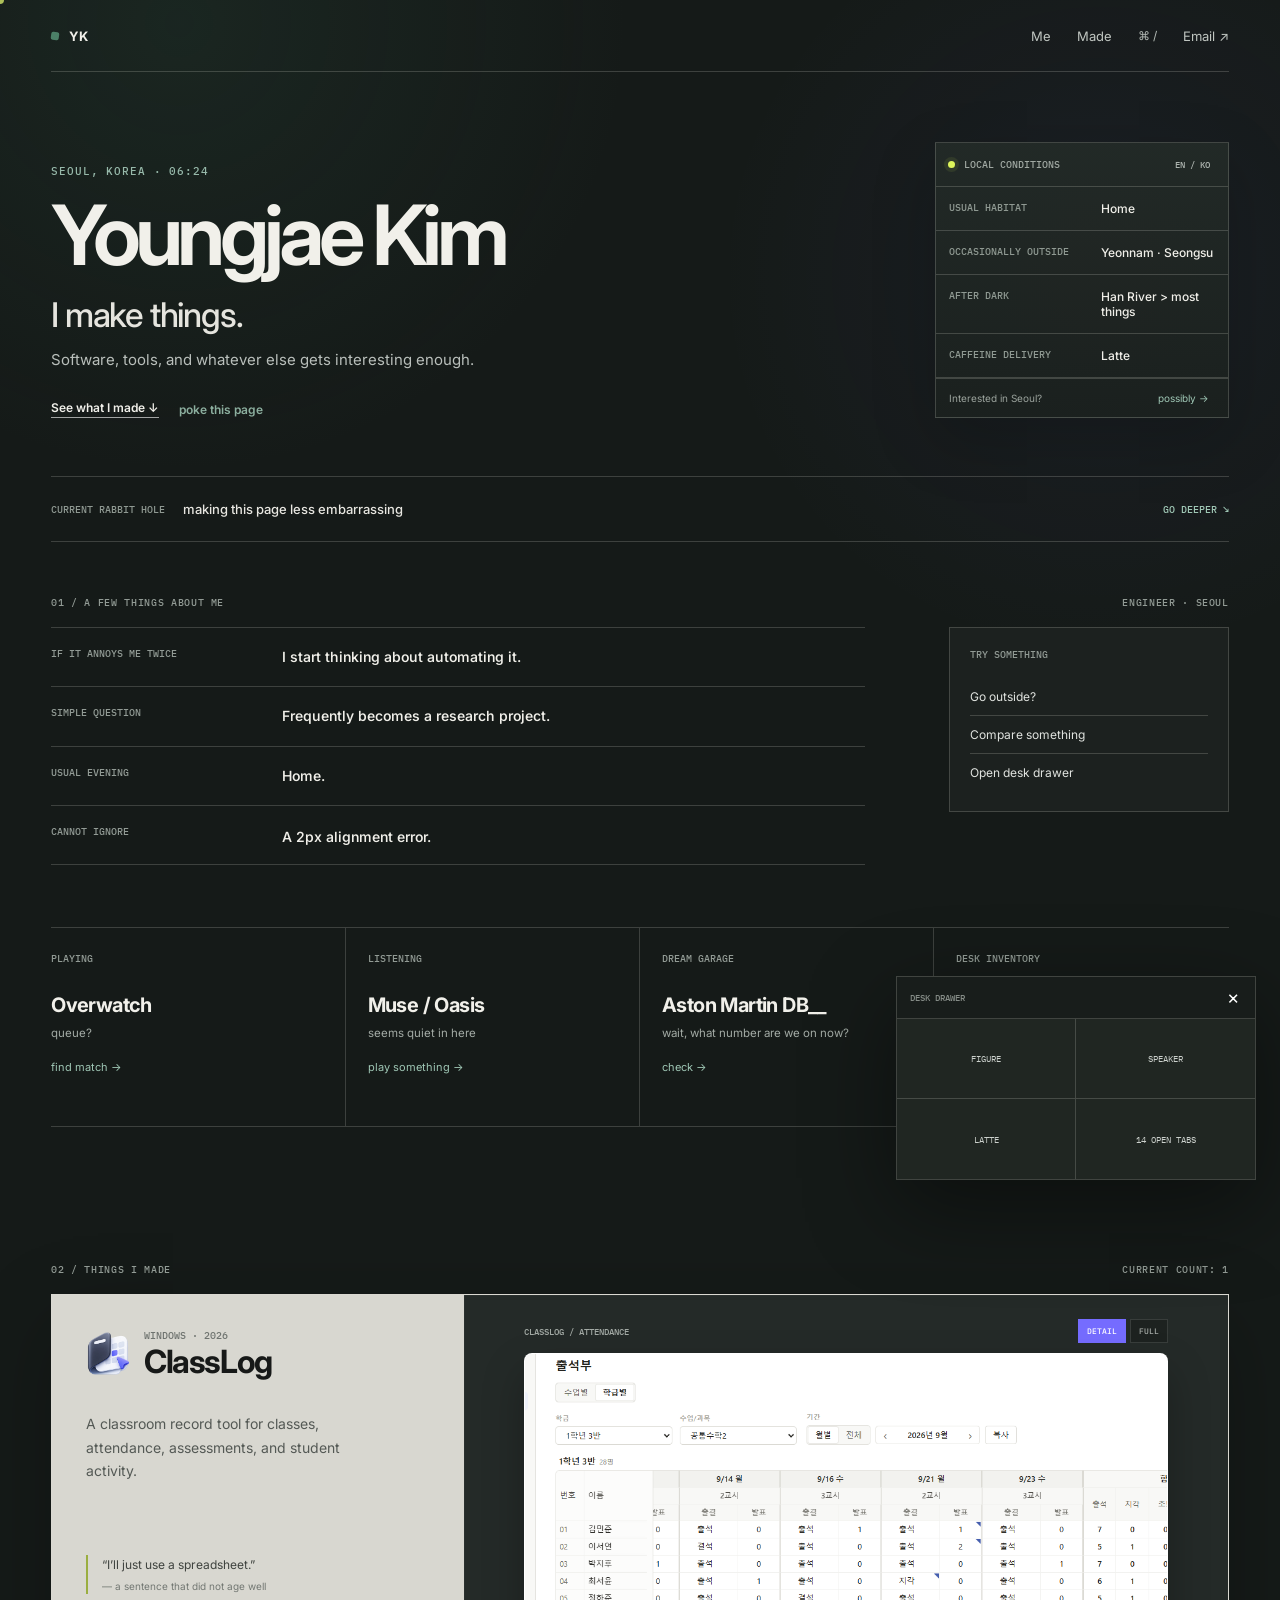
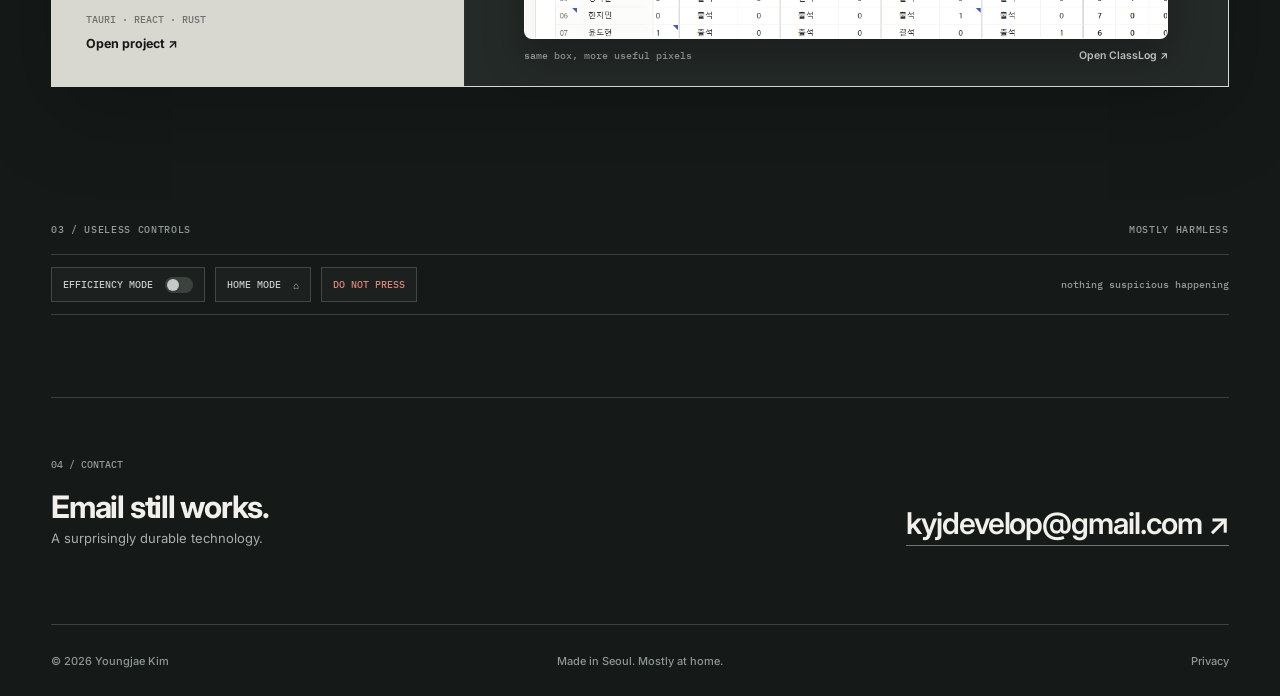
<file: index.html>
<!doctype html>
<html lang="en">
<head>
  <meta charset="utf-8">
  <meta name="viewport" content="width=device-width, initial-scale=1">
  <title>Youngjae Kim</title>
  <meta name="description" content="Youngjae Kim — things I make, like, and overthink.">
  <meta name="theme-color" content="#141817">
  <meta property="og:type" content="website">
  <meta property="og:title" content="Youngjae Kim">
  <meta property="og:description" content="Things I make, like, and overthink.">
  <meta property="og:image" content="https://k-youngjae.github.io/classlog/assets/screens/attendance.png">
  <link rel="preconnect" href="https://fonts.googleapis.com">
  <link rel="preconnect" href="https://fonts.gstatic.com" crossorigin>
  <link href="https://fonts.googleapis.com/css2?family=IBM+Plex+Mono:wght@400;500;600&family=Inter:wght@400;500;600;700&display=swap" rel="stylesheet">
  <link rel="stylesheet" href="/styles.css?v=15.2">
</head>
<body>
  <div class="cursor-dot" id="cursor-dot" aria-hidden="true"></div>
  <div class="toast" id="toast" role="status" aria-live="polite"></div>

  <header class="topbar">
    <a class="brand" href="/" aria-label="Youngjae Kim home">
      <span class="brand-mark" aria-hidden="true"></span>
      <span>YK</span>
    </a>

    <nav aria-label="Primary navigation">
      <a href="#me">Me</a>
      <a href="#made">Made</a>
      <button class="nav-command" id="command-button" type="button">⌘ /</button>
      <a href="mailto:kyjdevelop@gmail.com">Email ↗</a>
    </nav>
  </header>

  <main>
    <section class="hero">
      <div class="hero-copy reveal">
        <p class="mono eyebrow">SEOUL, KOREA · <span id="seoul-time">--:--</span></p>
        <h1>Youngjae Kim</h1>
        <p class="hero-line">I make things.</p>
        <p class="hero-sub">Software, tools, and whatever else gets interesting enough.</p>

        <div class="hero-actions">
          <a href="#made">See what I made ↓</a>
          <button id="poke-button" type="button">poke this page</button>
        </div>
      </div>

      <aside class="seoul-card reveal" id="seoul-card" aria-label="A few local details">
        <div class="seoul-card-head">
          <span class="live-dot" aria-hidden="true"></span>
          <span class="mono">LOCAL CONDITIONS</span>
          <button class="mono korean-toggle" id="korean-toggle" type="button">EN / KO</button>
        </div>

        <dl>
          <div><dt>USUAL HABITAT</dt><dd data-en="Home" data-ko="집">Home</dd></div>
          <div><dt>OCCASIONALLY OUTSIDE</dt><dd data-en="Yeonnam · Seongsu" data-ko="연남 · 성수">Yeonnam · Seongsu</dd></div>
          <div><dt>AFTER DARK</dt><dd data-en="Han River > most things" data-ko="한강 > 웬만한 것들">Han River &gt; most things</dd></div>
          <div><dt>CAFFEINE DELIVERY</dt><dd data-en="Latte" data-ko="라떼">Latte</dd></div>
        </dl>

        <div class="seoul-footer">
          <span>Interested in Seoul?</span>
          <button id="seoul-interest" type="button">possibly →</button>
        </div>
      </aside>
    </section>

    <section class="ticker reveal" aria-label="Current rabbit hole">
      <span class="mono">CURRENT RABBIT HOLE</span>
      <strong id="rabbit-hole">making this page less embarrassing</strong>
      <button id="rabbit-next" type="button" class="ticker-button mono">GO DEEPER ↘</button>
    </section>

    <section id="me" class="me">
      <div class="section-head reveal">
        <span class="mono">01 / A FEW THINGS ABOUT ME</span>
        <span class="mono">ENGINEER · SEOUL</span>
      </div>

      <div class="facts-layout">
        <div class="fact-stack reveal">
          <div class="fact-row">
            <span class="mono">IF IT ANNOYS ME TWICE</span>
            <strong>I start thinking about automating it.</strong>
          </div>
          <div class="fact-row">
            <span class="mono">SIMPLE QUESTION</span>
            <strong>Frequently becomes a research project.</strong>
          </div>
          <div class="fact-row">
            <span class="mono">USUAL EVENING</span>
            <strong>Home.</strong>
          </div>
          <button class="fact-row fact-button" id="alignment-fix" type="button">
            <span class="mono">CANNOT IGNORE</span>
            <strong class="misaligned">A 2px alignment error.</strong>
          </button>
        </div>

        <div class="tiny-panel reveal">
          <span class="mono">TRY SOMETHING</span>
          <button id="outside-button" type="button">Go outside?</button>
          <button id="compare-button" type="button">Compare something</button>
          <button id="desk-button" type="button">Open desk drawer</button>
        </div>
      </div>

      <div class="personal-grid reveal">
        <article class="personal-card overwatch-card">
          <span class="mono">PLAYING</span>
          <strong>Overwatch</strong>
          <small>queue?</small>
          <button class="card-action" id="queue-button" type="button">find match →</button>
        </article>

        <article class="personal-card music-card">
          <span class="mono">LISTENING</span>
          <strong>Muse / Oasis</strong>
          <small>seems quiet in here</small>
          <button class="card-action" id="band-button" type="button">play something →</button>
        </article>

        <article class="personal-card aston-card">
          <span class="mono">DREAM GARAGE</span>
          <strong>Aston Martin DB<span id="db-number">__</span></strong>
          <small id="db-caption">wait, what number are we on now?</small>
          <button class="card-action" id="db-button" type="button">check →</button>
        </article>

        <article class="personal-card figure-card">
          <span class="mono">DESK INVENTORY</span>
          <strong>Figures + speakers</strong>
          <small id="figure-caption">they mostly mind their own business</small>
          <button class="card-action" id="figure-button" type="button">say hi →</button>
        </article>
      </div>
    </section>

    <section id="made" class="made">
      <div class="section-head reveal">
        <span class="mono">02 / THINGS I MADE</span>
        <span class="mono">CURRENT COUNT: 1</span>
      </div>

      <article class="project reveal">
        <div class="project-copy">
          <div>
            <div class="project-title-row">
              <img src="/classlog/assets/icon.png" alt="" class="project-icon">
              <div>
                <p class="mono project-meta">WINDOWS · 2026</p>
                <h2>ClassLog</h2>
              </div>
            </div>

            <p class="project-blurb">
              A classroom record tool for classes, attendance, assessments,
              and student activity.
            </p>
          </div>

          <div class="project-bottom">
            <blockquote>
              “I’ll just use a spreadsheet.”
              <span>— a sentence that did not age well</span>
            </blockquote>

            <p class="mono stack">TAURI · REACT · RUST</p>
            <a href="/classlog/" class="project-link">Open project ↗</a>
          </div>
        </div>

        <div class="project-screen">
          <div class="screen-toolbar">
            <span class="mono">CLASSLOG / ATTENDANCE</span>
            <div class="view-toggle" role="group" aria-label="Screenshot view">
              <button type="button" class="view-button is-active" data-view="detail">DETAIL</button>
              <button type="button" class="view-button" data-view="full">FULL</button>
            </div>
          </div>

          <a class="screen-frame is-detail" id="classlog-screen" href="/classlog/" aria-label="Open ClassLog project">
            <img src="/classlog/assets/screens/attendance.png" alt="ClassLog attendance screen">
          </a>

          <div class="screen-bottom">
            <span class="mono">same box, more useful pixels</span>
            <a href="/classlog/">Open ClassLog ↗</a>
          </div>
        </div>
      </article>
    </section>

    <section class="playground">
      <div class="section-head reveal">
        <span class="mono">03 / USELESS CONTROLS</span>
        <span class="mono">MOSTLY HARMLESS</span>
      </div>

      <div class="playground-row reveal">
        <button id="efficiency-button" class="utility-button" type="button">
          <span class="mono">EFFICIENCY MODE</span>
          <span class="switch" aria-hidden="true"><i></i></span>
        </button>

        <button id="home-button" class="utility-button" type="button">
          <span class="mono">HOME MODE</span>
          <span aria-hidden="true">⌂</span>
        </button>

        <button id="chaos-button" class="utility-button danger" type="button">
          <span class="mono">DO NOT PRESS</span>
        </button>

        <p id="system-message" class="mono system-message">nothing suspicious happening</p>
      </div>
    </section>

    <section class="contact reveal">
      <div>
        <p class="mono">04 / CONTACT</p>
        <h2>Email still works.</h2>
        <p class="optional-copy">A surprisingly durable technology.</p>
      </div>

      <a href="mailto:kyjdevelop@gmail.com">kyjdevelop@gmail.com ↗</a>
    </section>
  </main>

  <footer>
    <span>© 2026 Youngjae Kim</span>
    <span class="footer-note">Made in Seoul. Mostly at home.</span>
    <a href="/classlog/privacy.html">Privacy</a>
  </footer>

  <div class="robot-stage" id="robot-stage" aria-hidden="true">
    <div class="robot robot-left">
      <div class="antenna"></div>
      <div class="robot-head"><i></i><i></i></div>
      <div class="robot-body"></div>
      <div class="robot-arm left"></div>
      <div class="robot-arm right"></div>
      <div class="robot-leg left"></div>
      <div class="robot-leg right"></div>
    </div>

    <div class="robot robot-right">
      <div class="antenna"></div>
      <div class="robot-head"><i></i><i></i></div>
      <div class="robot-body"></div>
      <div class="robot-arm left"></div>
      <div class="robot-arm right"></div>
      <div class="robot-leg left"></div>
      <div class="robot-leg right"></div>
    </div>
  </div>

  <div class="band-stage" id="band-stage" aria-hidden="true">
    <div class="band-shell">
      <div class="band-label mono">LIVE, FOR NO PARTICULAR REASON</div>
      <div class="stage-light stage-light-left"></div>
      <div class="stage-light stage-light-right"></div>

      <svg class="band-svg" viewBox="0 0 720 240" role="img" aria-label="A tiny three-piece band">
        <defs>
          <linearGradient id="stageGlow" x1="0" x2="1">
            <stop offset="0" stop-color="#756cff" stop-opacity=".18"/>
            <stop offset=".55" stop-color="#315b49" stop-opacity=".08"/>
            <stop offset="1" stop-color="#ddf45b" stop-opacity=".12"/>
          </linearGradient>
          <filter id="softShadow" x="-30%" y="-30%" width="160%" height="160%">
            <feDropShadow dx="0" dy="9" stdDeviation="7" flood-color="#000" flood-opacity=".38"/>
          </filter>
        </defs>

        <rect x="0" y="0" width="720" height="240" fill="url(#stageGlow)"/>
        <ellipse cx="360" cy="216" rx="286" ry="15" fill="#080b0a" opacity=".68"/>

        <!-- LEFT GUITARIST -->
        <g class="performer performer-left" filter="url(#softShadow)">
          <circle cx="176" cy="67" r="19" fill="#d7dad6"/>
          <path d="M159 65c3-22 35-28 40-4-9-8-27-8-40 4Z" fill="#111513"/>
          <path d="M160 87 Q176 78 192 87 L203 145 Q176 158 149 145 Z" fill="#5d6560"/>
          <path d="M159 144 L151 205" stroke="#151917" stroke-width="10" stroke-linecap="round"/>
          <path d="M190 144 L199 205" stroke="#151917" stroke-width="10" stroke-linecap="round"/>
          <path d="M158 103 L122 130" stroke="#d7dad6" stroke-width="8" stroke-linecap="round"/>
          <g class="guitar-left">
            <path d="M111 126 C92 117 77 130 82 145 C88 162 112 161 127 151 C139 143 144 126 131 119 C123 115 116 119 111 126 Z"
                  fill="#756cff" stroke="#0b0e0d" stroke-width="4"/>
            <rect x="123" y="130" width="86" height="10" rx="4" fill="#b9bcb8" stroke="#0b0e0d" stroke-width="4" transform="rotate(-13 123 130)"/>
            <circle cx="112" cy="141" r="6" fill="#101412"/>
          </g>
          <path class="strum-arm" d="M190 104 L151 135" stroke="#d7dad6" stroke-width="8" stroke-linecap="round"/>
        </g>

        <!-- DRUM KIT -->
        <g class="drum-kit" filter="url(#softShadow)">
          <ellipse cx="360" cy="180" rx="48" ry="38" fill="#252b28" stroke="#0b0e0d" stroke-width="5"/>
          <ellipse cx="360" cy="180" rx="32" ry="24" fill="#4b554f"/>
          <circle cx="306" cy="162" r="25" fill="#303733" stroke="#0b0e0d" stroke-width="5"/>
          <circle cx="414" cy="162" r="25" fill="#303733" stroke="#0b0e0d" stroke-width="5"/>
          <path d="M295 136 L280 102" stroke="#9da39e" stroke-width="4"/>
          <path d="M425 136 L442 101" stroke="#9da39e" stroke-width="4"/>
          <ellipse cx="275" cy="96" rx="31" ry="7" fill="#b9bd8a" stroke="#0b0e0d" stroke-width="4"/>
          <ellipse cx="447" cy="95" rx="31" ry="7" fill="#b9bd8a" stroke="#0b0e0d" stroke-width="4"/>
        </g>

        <!-- DRUMMER -->
        <g class="performer drummer-person" filter="url(#softShadow)">
          <circle cx="360" cy="67" r="19" fill="#d7dad6"/>
          <path d="M343 64c7-23 37-19 40 2-12-7-27-8-40-2Z" fill="#111513"/>
          <path d="M344 89 Q360 79 376 89 L381 135 Q360 145 339 135 Z" fill="#69726c"/>
          <path class="drum-arm drum-arm-left" d="M347 100 L316 130" stroke="#d7dad6" stroke-width="8" stroke-linecap="round"/>
          <path class="drum-arm drum-arm-right" d="M373 100 L405 126" stroke="#d7dad6" stroke-width="8" stroke-linecap="round"/>
          <path class="drum-stick drum-stick-left" d="M316 130 L292 103" stroke="#ded4a9" stroke-width="4" stroke-linecap="round"/>
          <path class="drum-stick drum-stick-right" d="M405 126 L432 102" stroke="#ded4a9" stroke-width="4" stroke-linecap="round"/>
        </g>

        <!-- RIGHT BASSIST -->
        <g class="performer performer-right" filter="url(#softShadow)">
          <circle cx="546" cy="67" r="19" fill="#d7dad6"/>
          <path d="M528 63c5-22 35-22 38 2-10-6-25-8-38-2Z" fill="#111513"/>
          <path d="M529 87 Q546 79 562 88 L574 146 Q547 158 519 145 Z" fill="#626a65"/>
          <path d="M531 145 L522 205" stroke="#151917" stroke-width="10" stroke-linecap="round"/>
          <path d="M560 145 L571 205" stroke="#151917" stroke-width="10" stroke-linecap="round"/>
          <path d="M533 104 L503 130" stroke="#d7dad6" stroke-width="8" stroke-linecap="round"/>
          <g class="guitar-right">
            <path d="M492 126 C472 117 459 131 465 147 C471 161 493 161 509 151 C523 142 525 126 513 119 C504 114 497 119 492 126 Z"
                  fill="#4b8067" stroke="#0b0e0d" stroke-width="4"/>
            <rect x="504" y="131" width="91" height="10" rx="4" fill="#b9bcb8" stroke="#0b0e0d" stroke-width="4" transform="rotate(12 504 131)"/>
            <circle cx="494" cy="141" r="6" fill="#101412"/>
          </g>
          <path class="strum-arm" d="M560 104 L520 136" stroke="#d7dad6" stroke-width="8" stroke-linecap="round"/>
        </g>

        <g class="eq-bars" opacity=".75">
          <rect x="25" y="197" width="6" height="12" rx="3"/>
          <rect x="36" y="190" width="6" height="19" rx="3"/>
          <rect x="47" y="183" width="6" height="26" rx="3"/>
          <rect x="58" y="193" width="6" height="16" rx="3"/>
          <rect x="657" y="191" width="6" height="18" rx="3"/>
          <rect x="668" y="180" width="6" height="29" rx="3"/>
          <rect x="679" y="187" width="6" height="22" rx="3"/>
          <rect x="690" y="196" width="6" height="13" rx="3"/>
        </g>
      </svg>
    </div>
  </div>

  <div class="car-stage" id="car-stage" aria-hidden="true">
    <div class="car"><div class="car-body"></div><div class="car-roof"></div><div class="wheel w1"></div><div class="wheel w2"></div><div class="headlight"></div></div>
  </div>

  <div class="match-overlay" id="match-overlay" aria-hidden="true">
    <div class="match-panel">
      <span class="mono">MATCH FOUND</span>
      <strong id="match-count">10</strong>
      <small id="match-caption">accept?</small>
    </div>
  </div>

  <dialog id="compare-dialog" class="compare-dialog">
    <form method="dialog">
      <div class="dialog-head"><span class="mono">UNNECESSARY COMPARISON</span><button aria-label="Close">×</button></div>
      <div class="compare-table">
        <div></div><strong>Stay home</strong><strong>Go outside</strong>
        <span>effort</span><b>low</b><b>concerning</b>
        <span>latte access</span><b>excellent</b><b>variable</b>
        <span>weather risk</span><b>none</b><b>exists</b>
        <span>pants required</span><b>debatable</b><b>yes</b>
      </div>
      <p class="compare-verdict mono">CONCLUSION: DATA APPEARS BIASED</p>
    </form>
  </dialog>

  <div class="desk-drawer" id="desk-drawer" aria-hidden="true">
    <div class="drawer-head"><span class="mono">DESK DRAWER</span><button id="drawer-close" type="button">×</button></div>
    <div class="drawer-grid">
      <button type="button" data-desk="figure">FIGURE</button>
      <button type="button" data-desk="speaker">SPEAKER</button>
      <button type="button" data-desk="latte">LATTE</button>
      <button type="button" data-desk="tabs">14 OPEN TABS</button>
    </div>
  </div>

  <dialog id="seoul-dialog" class="small-dialog">
    <form method="dialog">
      <div class="dialog-head">
        <span class="mono">SEOUL?</span>
        <button aria-label="Close">×</button>
      </div>
      <div class="dialog-body">
        <h3>Actually interested?</h3>
        <p>This escalated quickly.</p>
        <div class="dialog-actions">
          <button id="flight-button" type="button">yes, apparently</button>
          <button value="cancel">not that interested</button>
        </div>
      </div>
    </form>
  </dialog>

  <dialog id="command-dialog" class="command-dialog">
    <form method="dialog">
      <div class="dialog-head">
        <span class="mono">TINY COMMAND CENTER</span>
        <button aria-label="Close">×</button>
      </div>

      <div class="command-list">
        <button type="button" data-command="robots"><span class="mono">R</span><strong>Summon robots</strong><small>finally, a useful command</small></button>
        <button type="button" data-command="band"><span class="mono">B</span><strong>Summon band</strong><small>volume: irresponsible</small></button>
        <button type="button" data-command="car"><span class="mono">A</span><strong>Inspect garage</strong><small>ownership: emotional</small></button>
        <button type="button" data-command="home"><span class="mono">H</span><strong>Home mode</strong><small>stay exactly where you are</small></button>
        <button type="button" data-command="efficiency"><span class="mono">E</span><strong>Efficiency mode</strong><small>remove unnecessary words</small></button>
        <button type="button" data-command="chaos"><span class="mono">C</span><strong>Minor chaos</strong><small>bad idea, obviously</small></button>
      </div>

      <p class="command-hint mono">TIP: R / B / A / H / E / C ALSO WORK WITHOUT OPENING THIS</p>
    </form>
  </dialog>

  <script src="/script.js?v=15.2"></script>
</body>
</html>
</file>
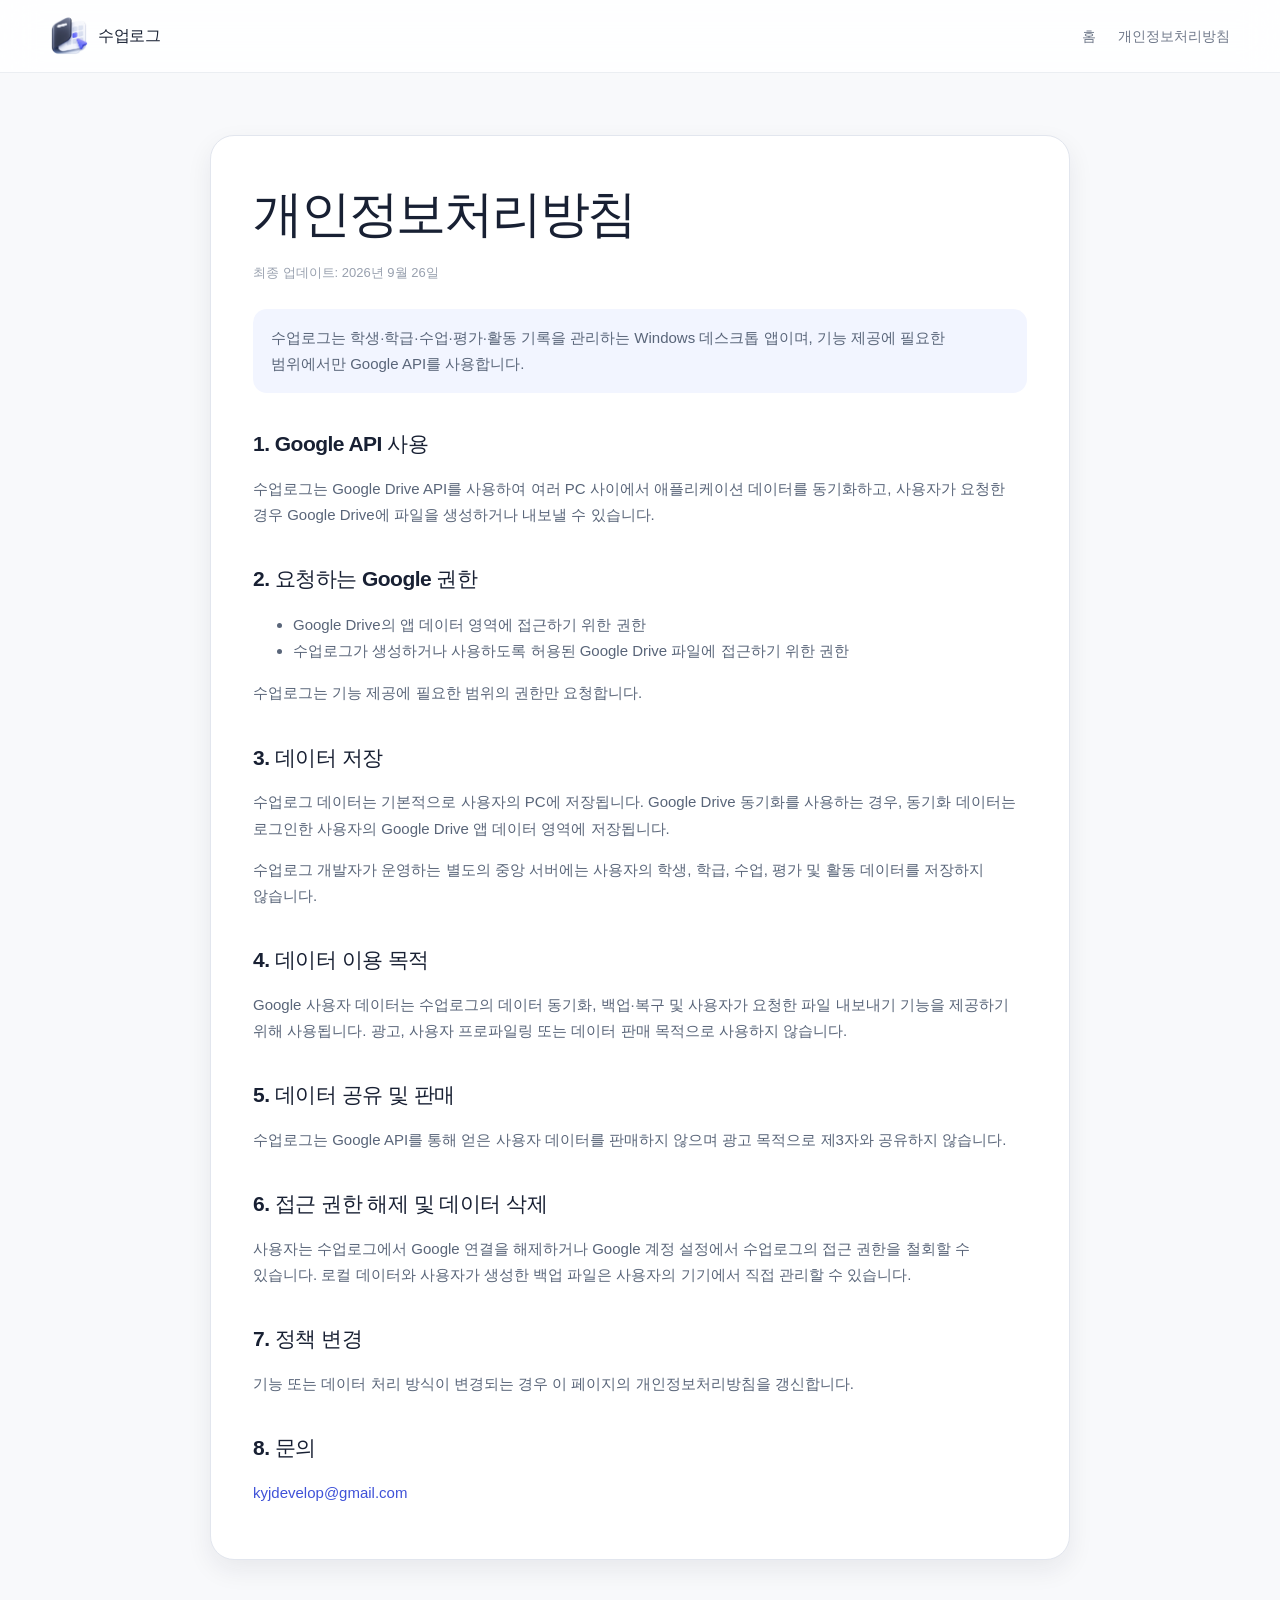
<file: classlog/privacy.html>
<!doctype html>
<html lang="ko">
<head>
  <meta charset="utf-8">
  <meta name="viewport" content="width=device-width, initial-scale=1">
  <title>수업로그 개인정보처리방침</title>
  <meta name="description" content="수업로그 개인정보처리방침">
  <link rel="icon" href="assets/icon.png">
  <link rel="stylesheet" href="styles.css">
</head>
<body class="policy-page">
  <header class="site-header">
    <div class="shell header-inner">
      <a class="brand" href="index.html">
        <img src="assets/icon.png" alt="" class="brand-icon">
        <span>수업로그</span>
      </a>
      <nav class="top-nav" aria-label="주요 메뉴">
        <a href="index.html">홈</a>
        <a href="privacy.html">개인정보처리방침</a>
      </nav>
    </div>
  </header>

  <main class="policy-shell">
    <article class="policy-card">
      <h1>개인정보처리방침</h1>
      <p class="policy-date">최종 업데이트: 2026년 9월 26일</p>
      <p class="policy-note">
        수업로그는 학생·학급·수업·평가·활동 기록을 관리하는 Windows 데스크톱 앱이며, 기능 제공에 필요한 범위에서만 Google API를 사용합니다.
      </p>

      <h2>1. Google API 사용</h2>
      <p>
        수업로그는 Google Drive API를 사용하여 여러 PC 사이에서 애플리케이션 데이터를 동기화하고,
        사용자가 요청한 경우 Google Drive에 파일을 생성하거나 내보낼 수 있습니다.
      </p>

      <h2>2. 요청하는 Google 권한</h2>
      <ul>
        <li>Google Drive의 앱 데이터 영역에 접근하기 위한 권한</li>
        <li>수업로그가 생성하거나 사용하도록 허용된 Google Drive 파일에 접근하기 위한 권한</li>
      </ul>
      <p>수업로그는 기능 제공에 필요한 범위의 권한만 요청합니다.</p>

      <h2>3. 데이터 저장</h2>
      <p>
        수업로그 데이터는 기본적으로 사용자의 PC에 저장됩니다. Google Drive 동기화를 사용하는 경우,
        동기화 데이터는 로그인한 사용자의 Google Drive 앱 데이터 영역에 저장됩니다.
      </p>
      <p>
        수업로그 개발자가 운영하는 별도의 중앙 서버에는 사용자의 학생, 학급, 수업, 평가 및 활동 데이터를 저장하지 않습니다.
      </p>

      <h2>4. 데이터 이용 목적</h2>
      <p>
        Google 사용자 데이터는 수업로그의 데이터 동기화, 백업·복구 및 사용자가 요청한 파일 내보내기 기능을 제공하기 위해 사용됩니다.
        광고, 사용자 프로파일링 또는 데이터 판매 목적으로 사용하지 않습니다.
      </p>

      <h2>5. 데이터 공유 및 판매</h2>
      <p>
        수업로그는 Google API를 통해 얻은 사용자 데이터를 판매하지 않으며 광고 목적으로 제3자와 공유하지 않습니다.
      </p>

      <h2>6. 접근 권한 해제 및 데이터 삭제</h2>
      <p>
        사용자는 수업로그에서 Google 연결을 해제하거나 Google 계정 설정에서 수업로그의 접근 권한을 철회할 수 있습니다.
        로컬 데이터와 사용자가 생성한 백업 파일은 사용자의 기기에서 직접 관리할 수 있습니다.
      </p>

      <h2>7. 정책 변경</h2>
      <p>기능 또는 데이터 처리 방식이 변경되는 경우 이 페이지의 개인정보처리방침을 갱신합니다.</p>

      <h2>8. 문의</h2>
      <p><a href="mailto:kyjdevelop@gmail.com">kyjdevelop@gmail.com</a></p>
    </article>
  </main>
</body>
</html>
</file>
<file: styles.css>
:root{
  --bg:#f1efe8;
  --paper:#f8f7f2;
  --ink:#161715;
  --muted:#555751;
  --quiet:#73756f;
  --line:rgba(22,23,21,.19);
  --green:#263f36;
  --acid:#dbe657;
  --red:#a8453d;
  --blue:#5862e6;
  --max:1180px;
  --pad:clamp(22px,4vw,54px);
}
*{box-sizing:border-box}
html{scroll-behavior:smooth;background:var(--bg)}
body{
  margin:0;color:var(--ink);
  background:radial-gradient(circle at 11% 2%,rgba(38,63,54,.045),transparent 25rem),var(--bg);
  font-family:Inter,-apple-system,BlinkMacSystemFont,"Segoe UI",sans-serif;
  -webkit-font-smoothing:antialiased;text-rendering:optimizeLegibility;
  transition:background .25s ease
}
a{color:inherit;text-decoration:none}
button{font:inherit}
img{display:block;max-width:100%}
.mono{font-family:"IBM Plex Mono",monospace}

.cursor-dot{
  position:fixed;left:0;top:0;width:8px;height:8px;border-radius:50%;background:var(--acid);
  pointer-events:none;z-index:1000;opacity:0;transform:translate(-50%,-50%);
  mix-blend-mode:multiply;transition:width .15s ease,height .15s ease,opacity .2s ease
}
body.pointer-active .cursor-dot{opacity:.75}
body.pointer-hover .cursor-dot{width:18px;height:18px}

.toast{
  position:fixed;right:22px;bottom:22px;z-index:999;
  padding:10px 12px;border:1px solid var(--line);background:var(--ink);color:#fff;
  font-family:"IBM Plex Mono",monospace;font-size:9px;letter-spacing:.04em;
  opacity:0;transform:translateY(8px);pointer-events:none;
  transition:opacity .2s ease,transform .2s ease
}
.toast.show{opacity:1;transform:none}

.topbar,.hero,.ticker,.me,.made,.playground,.contact,footer{
  width:min(calc(100% - (var(--pad)*2)),var(--max));margin-inline:auto
}
.topbar{
  height:72px;display:flex;align-items:center;justify-content:space-between;border-bottom:1px solid var(--line)
}
.brand{display:flex;align-items:center;gap:10px;font-size:13px;font-weight:700}
.brand-mark{width:8px;height:8px;background:var(--green);border-radius:2px;transform:rotate(8deg);transition:transform .2s ease}
.brand:hover .brand-mark{transform:rotate(45deg)}
.topbar nav{display:flex;align-items:center;gap:26px;font-size:12px;color:#4f514b}
.topbar nav a:hover{color:var(--green)}
.nav-command{border:0;background:none;color:#5c5e58;cursor:pointer;padding:0;font-size:11px}
.nav-command:hover{color:var(--green)}

.hero{
  min-height:390px;padding:70px 0 58px;display:grid;grid-template-columns:1.46fr .54fr;gap:90px;align-items:end
}
.eyebrow{margin:0 0 18px;color:var(--green);font-size:10px;font-weight:600;letter-spacing:.08em}
.hero h1{margin:0;font-size:clamp(58px,6.5vw,86px);line-height:.93;letter-spacing:-.067em;font-weight:650}
.hero-line{margin:20px 0 0;font-size:clamp(24px,2.8vw,34px);letter-spacing:-.035em;font-weight:500}
.hero-sub{margin:12px 0 0;max-width:560px;color:var(--muted);font-size:14px;line-height:1.65}
.hero-actions{margin-top:28px;display:flex;gap:20px;align-items:center}
.hero-actions a,.hero-actions button{font-size:11px;font-weight:600}
.hero-actions a{border-bottom:1px solid var(--ink);padding-bottom:2px}
.hero-actions button{border:0;background:none;padding:0;color:var(--green);cursor:pointer}
.hero-actions button:hover{text-decoration:underline}

.seoul-card{align-self:end;border:1px solid var(--line);background:rgba(248,247,242,.62);box-shadow:0 12px 34px rgba(34,35,32,.035);transition:transform .25s ease}
.seoul-card-head{min-height:40px;padding:0 12px;display:grid;grid-template-columns:auto 1fr auto;align-items:center;gap:9px;border-bottom:1px solid var(--line);font-size:9px;color:#63655f}
.live-dot{width:7px;height:7px;border-radius:50%;background:var(--acid);box-shadow:0 0 0 4px rgba(219,230,87,.15)}
.korean-toggle{border:0;background:none;color:#666862;cursor:pointer;font-size:8px}
.korean-toggle:hover{text-decoration:underline}
.seoul-card dl{margin:0}
.seoul-card dl>div{display:grid;grid-template-columns:125px 1fr;gap:14px;padding:12px;border-bottom:1px solid var(--line)}
.seoul-card dt{font-family:"IBM Plex Mono",monospace;font-size:9px;color:var(--quiet)}
.seoul-card dd{margin:0;font-size:11px;font-weight:500}
.seoul-footer{padding:10px 12px;display:flex;justify-content:space-between;align-items:center;border-top:1px solid var(--line);font-size:9px;color:#666862}
.seoul-footer button{border:0;background:none;color:var(--green);font-size:9px;cursor:pointer}
.seoul-footer button:hover{text-decoration:underline}

.ticker{
  min-height:60px;padding:11px 0;display:grid;grid-template-columns:auto 1fr auto;align-items:center;gap:18px;
  border-top:1px solid var(--line);border-bottom:1px solid var(--line)
}
.ticker>span{font-size:9px;color:var(--quiet)}
.ticker strong{font-size:12px;font-weight:500}
.ticker-button{border:0;background:none;padding:4px 0;color:#555751;cursor:pointer;font-size:9px}
.ticker-button:hover{text-decoration:underline}

.me,.made,.playground{padding:54px 0 82px}
.section-head{display:flex;justify-content:space-between;align-items:center;padding:0 0 18px;color:var(--quiet);font-size:9px;letter-spacing:.07em}
.intro-grid{display:grid;grid-template-columns:.95fr 1.05fr;gap:92px;padding-top:8px}
.intro-copy h2{margin:0;font-size:clamp(36px,4.6vw,56px);letter-spacing:-.05em;line-height:1.02;font-weight:650}
.intro-copy p{margin:24px 0 0;max-width:520px;color:var(--muted);font-size:13px;line-height:1.7}
.outside-button{
  margin-top:26px;padding:7px 9px;border:1px solid var(--line);background:transparent;color:#5c5e58;
  cursor:pointer;font-size:9px;letter-spacing:.06em
}
.outside-button:hover{background:var(--ink);color:#fff}

.quirks{border-top:1px solid var(--line)}
.quirk{width:100%;display:grid;grid-template-columns:170px 1fr;gap:22px;padding:16px 0;border:0;border-bottom:1px solid var(--line);background:none;text-align:left;color:inherit}
.quirk span{font-size:9px;color:var(--quiet)}
.quirk strong{font-size:13px;font-weight:500}
.quirk-button{cursor:pointer}
.quirk-button:hover{background:rgba(248,247,242,.36)}
.misaligned{transform:translateY(2px);display:inline-block;transition:transform .2s ease}
.quirk-button.fixed .misaligned{transform:none}

.personal-grid{margin-top:62px;display:grid;grid-template-columns:repeat(4,1fr);border-top:1px solid var(--line);border-bottom:1px solid var(--line)}
.personal-card{min-height:190px;padding:22px;border-right:1px solid var(--line);transition:transform .22s ease,background .22s ease}
.personal-card:first-child{padding-left:0}
.personal-card:last-child{border-right:0}
.personal-card:hover{background:rgba(248,247,242,.42);transform:translateY(-3px)}
.personal-card>span{display:block;margin-bottom:30px;font-size:9px;color:var(--quiet)}
.personal-card>strong{display:block;margin-bottom:8px;font-size:19px;letter-spacing:-.03em}
.personal-card>small{display:block;color:#5d5f59;font-size:10px;line-height:1.5}
.card-action{margin-top:16px;padding:0;border:0;background:none;color:var(--green);cursor:pointer;font-size:10px}
.card-action:hover{text-decoration:underline}

.speaker-ui{margin-top:14px;display:grid;grid-template-columns:56px 1fr;gap:16px;align-items:center}
.speaker-box{width:52px;height:70px;border:1px solid var(--line);background:#e6e4dc;position:relative}
.speaker-cone{position:absolute;left:50%;top:16px;width:28px;height:28px;margin-left:-14px;border:1px solid rgba(22,23,21,.35);border-radius:50%;background:#2e302f;box-shadow:inset 0 0 0 7px #424543}
.speaker-cone.small{top:51px;width:10px;height:10px;margin-left:-5px;box-shadow:none;background:#2e302f}
.volume-control{display:grid;grid-template-columns:1fr auto auto;gap:6px 7px;align-items:center}
.volume-control>span:first-child{grid-column:1/-1;color:var(--quiet);font-size:8px}
.volume-knob{width:30px;height:30px;border:1px solid var(--line);border-radius:50%;background:#deddd6;cursor:pointer;position:relative}
.volume-knob i{position:absolute;left:50%;top:4px;width:1px;height:9px;background:var(--ink);transform-origin:50% 11px;transform:rotate(var(--knob, -60deg))}
.volume-control strong{font-size:16px}

.project{display:grid;grid-template-columns:35% 65%;min-height:390px;border-top:1px solid var(--line);border-bottom:1px solid var(--line)}
.project-copy{padding:34px 44px 34px 0;display:flex;flex-direction:column;justify-content:space-between}
.project-title-row{display:flex;align-items:center;gap:14px}
.project-icon{width:44px;height:44px;object-fit:contain;transition:transform .22s ease}
.project:hover .project-icon{transform:rotate(-7deg) translateY(-2px)}
.project-meta{margin:0 0 4px;font-size:9px;color:var(--quiet)}
.project-copy h2{margin:0;font-size:32px;letter-spacing:-.045em;line-height:1}
.project-blurb{margin:34px 0 0;max-width:300px;color:var(--muted);font-size:13px;line-height:1.68}
.project-bottom blockquote{margin:0;padding-left:14px;border-left:2px solid var(--acid);color:#3f413d;font-size:11px;line-height:1.55}
.project-bottom blockquote span{display:block;margin-top:4px;color:#70726c;font-size:9px}
.stack{margin:19px 0 0;color:var(--quiet);font-size:9px}
.project-link{display:inline-block;margin-top:10px;font-size:12px;font-weight:700;border-bottom:1px solid transparent}
.project-link:hover{color:var(--green);border-color:currentColor}

.project-screen{min-height:390px;padding:24px 28px;display:flex;flex-direction:column;justify-content:center;background:
linear-gradient(rgba(38,63,54,.025) 1px,transparent 1px),
linear-gradient(90deg,rgba(38,63,54,.025) 1px,transparent 1px),#e4e4df;background-size:30px 30px}
.screen-toolbar,.screen-bottom{width:91%;margin-inline:auto;display:flex;align-items:center;justify-content:space-between}
.screen-toolbar{margin-bottom:10px;color:#676963;font-size:8px}
.view-toggle{display:flex;gap:4px}
.view-button{height:24px;padding:0 8px;border:1px solid rgba(22,23,22,.18);background:rgba(248,247,242,.72);color:#666862;cursor:pointer;font-family:"IBM Plex Mono",monospace;font-size:7px}
.view-button.is-active{background:var(--ink);color:#fff;border-color:var(--ink)}
.screen-frame{width:91%;height:286px;margin:0 auto;position:relative;overflow:hidden;display:block;border:1px solid rgba(22,23,22,.09);border-radius:8px;background:#fff;box-shadow:0 17px 38px rgba(33,35,31,.11)}
.screen-frame img{max-width:none;position:absolute;transition:width .3s ease,transform .3s ease}
.screen-frame.is-detail img{width:138%;left:0;top:0;transform:translate(-13.5%,-3.5%)}
.screen-frame.is-full img{width:100%;left:0;top:0;transform:none}
.screen-bottom{margin-top:10px;color:#676963;font-size:9px}
.screen-bottom>a{font-size:10px;font-weight:600}
.screen-bottom>a:hover{text-decoration:underline}

.playground-row{display:flex;align-items:center;gap:10px;padding:12px 0;border-top:1px solid var(--line);border-bottom:1px solid var(--line)}
.utility-button{height:35px;padding:0 11px;display:inline-flex;align-items:center;gap:12px;border:1px solid var(--line);background:var(--paper);color:#4e504b;cursor:pointer;font-size:9px}
.utility-button:hover{border-color:rgba(22,23,21,.35)}
.utility-button.danger{color:#8e433c}
.switch{width:28px;height:16px;padding:2px;display:inline-flex;align-items:center;border-radius:999px;background:#d0d1cb}
.switch i{width:12px;height:12px;border-radius:50%;background:#fff;box-shadow:0 1px 4px rgba(0,0,0,.12);transition:transform .2s ease}
body.efficiency .switch{background:var(--green)}
body.efficiency .switch i{transform:translateX(12px)}
.system-message{margin-left:auto;color:#666862;font-size:9px}

.contact{padding:60px 0 78px;display:grid;grid-template-columns:1fr auto;gap:60px;align-items:end;border-top:1px solid var(--line)}
.contact p{margin:0}
.contact>div>p:first-child{font-size:9px;color:var(--quiet)}
.contact h2{margin:17px 0 5px;font-size:31px;letter-spacing:-.04em}
.contact .optional-copy{color:var(--muted);font-size:12px}
.contact>a{font-size:clamp(20px,2.4vw,30px);font-weight:600;letter-spacing:-.035em;border-bottom:1px solid #777973;padding-bottom:4px}
.contact>a:hover{color:var(--green);border-color:var(--green)}

footer{height:72px;display:grid;grid-template-columns:1fr auto 1fr;align-items:center;border-top:1px solid var(--line);color:#666862;font-size:10px}
.footer-note{justify-self:center}
footer a{justify-self:end}

.robot-stage{
  position:fixed;inset:0;z-index:900;pointer-events:none;overflow:hidden;display:none
}
.robot-stage.active{display:block}
.robot{
  position:absolute;bottom:54px;width:62px;height:96px;filter:drop-shadow(0 12px 12px rgba(0,0,0,.12));
  transform-origin:50% 100%
}
.robot-left{left:-90px}
.robot-right{right:-90px;transform:scaleX(-1)}
.robot-stage.active .robot-left{animation:walk-left 3.8s cubic-bezier(.2,.75,.2,1) forwards}
.robot-stage.active .robot-right{animation:walk-right 3.8s cubic-bezier(.2,.75,.2,1) forwards}
.robot-head{position:absolute;left:12px;top:12px;width:38px;height:30px;border:2px solid var(--ink);border-radius:8px;background:#d7d9d4}
.robot-head i{position:absolute;top:11px;width:5px;height:5px;border-radius:50%;background:var(--green)}
.robot-head i:first-child{left:9px}.robot-head i:last-child{right:9px}
.antenna{position:absolute;left:30px;top:1px;width:2px;height:12px;background:var(--ink)}
.antenna::after{content:"";position:absolute;left:-3px;top:-3px;width:8px;height:8px;border-radius:50%;background:var(--acid)}
.robot-body{position:absolute;left:16px;top:46px;width:30px;height:34px;border:2px solid var(--ink);border-radius:7px;background:#c9ccc6}
.robot-arm,.robot-leg{position:absolute;width:4px;background:var(--ink);border-radius:4px;transform-origin:50% 0}
.robot-arm{top:50px;height:27px}
.robot-arm.left{left:11px;transform:rotate(17deg)}.robot-arm.right{right:11px;transform:rotate(-17deg)}
.robot-leg{top:77px;height:18px}
.robot-leg.left{left:23px}.robot-leg.right{right:23px}
.robot-stage.active .robot{animation-delay:0s}
.robot-stage.bow .robot{animation:none}
.robot-stage.bow .robot-left{left:calc(50% - 78px);transform:rotate(12deg)}
.robot-stage.bow .robot-right{right:calc(50% - 78px);transform:scaleX(-1) rotate(12deg)}
@keyframes walk-left{
  0%{left:-90px;transform:translateY(0) rotate(0)}
  15%{transform:translateY(-5px) rotate(-2deg)}
  30%{transform:translateY(0) rotate(2deg)}
  45%{transform:translateY(-5px) rotate(-2deg)}
  60%{transform:translateY(0) rotate(2deg)}
  100%{left:calc(50% - 78px);transform:translateY(0)}
}
@keyframes walk-right{
  0%{right:-90px;transform:scaleX(-1) translateY(0) rotate(0)}
  15%{transform:scaleX(-1) translateY(-5px) rotate(-2deg)}
  30%{transform:scaleX(-1) translateY(0) rotate(2deg)}
  45%{transform:scaleX(-1) translateY(-5px) rotate(-2deg)}
  60%{transform:scaleX(-1) translateY(0) rotate(2deg)}
  100%{right:calc(50% - 78px);transform:scaleX(-1) translateY(0)}
}

.match-overlay{
  position:fixed;inset:0;z-index:950;display:none;place-items:center;
  background:rgba(18,19,18,.2);backdrop-filter:blur(2px)
}
.match-overlay.active{display:grid}
.match-panel{
  width:min(330px,calc(100% - 40px));padding:28px 24px;text-align:center;
  border:1px solid rgba(255,255,255,.22);background:#22272c;color:#fff;
  box-shadow:0 20px 70px rgba(0,0,0,.25)
}
.match-panel>span{display:block;font-size:11px;letter-spacing:.14em}
.match-panel strong{display:block;margin:17px 0 8px;font-size:72px;line-height:1;color:var(--acid)}
.match-panel small{font-size:11px;color:#c8cbc7}

body.efficiency .optional-copy,body.efficiency .footer-note,body.efficiency .personal-card small{display:none}
body.home-mode::after{
  content:"집";position:fixed;right:20px;bottom:18px;z-index:20;padding:6px 9px;background:var(--ink);color:#fff;
  font-family:"IBM Plex Mono",monospace;font-size:9px;letter-spacing:.08em
}
body.chaos{background:
radial-gradient(circle at 88% 6%,rgba(93,99,231,.11),transparent 24rem),
radial-gradient(circle at 7% 78%,rgba(219,230,87,.13),transparent 20rem),var(--bg)}
body.chaos .personal-card:nth-child(1){transform:rotate(-1deg)}
body.chaos .personal-card:nth-child(2){transform:rotate(.8deg) translateY(-2px)}
body.chaos .personal-card:nth-child(3){transform:rotate(-.6deg) translateY(2px)}
body.chaos .personal-card:nth-child(4){transform:rotate(.7deg)}
body.chaos .seoul-card{transform:rotate(.45deg)}
body.chaos .project-screen{transform:rotate(-.2deg)}

dialog{width:min(430px,calc(100% - 40px));padding:0;border:1px solid var(--line);background:var(--paper);color:var(--ink);box-shadow:0 26px 80px rgba(24,25,22,.18)}
dialog::backdrop{background:rgba(28,29,26,.24);backdrop-filter:blur(2px)}
dialog form{margin:0}
.dialog-head{min-height:42px;padding:0 12px 0 14px;display:flex;align-items:center;justify-content:space-between;border-bottom:1px solid var(--line);color:#666862;font-size:9px}
.dialog-head button{width:30px;height:30px;border:0;background:none;cursor:pointer;font-size:20px}
.dialog-body{padding:24px}
.dialog-body h3{margin:0 0 8px;font-size:24px;letter-spacing:-.04em}
.dialog-body p{margin:0 0 22px;color:var(--muted);font-size:12px}
.dialog-actions{display:flex;gap:8px}
.dialog-actions button{padding:9px 11px;border:1px solid var(--line);background:var(--paper);cursor:pointer;font-size:10px}
.dialog-actions button:first-child{background:var(--ink);color:#fff;border-color:var(--ink)}
.command-dialog{width:min(520px,calc(100% - 40px))}
.command-list{padding:8px}
.command-list button{width:100%;display:grid;grid-template-columns:36px 1fr 1.1fr;gap:10px;align-items:center;padding:13px 10px;border:0;border-bottom:1px solid var(--line);background:none;text-align:left;cursor:pointer}
.command-list button:last-child{border-bottom:0}
.command-list button:hover{background:#efeee8}
.command-list button>span{color:var(--green);font-size:10px}
.command-list button strong{font-size:12px}
.command-list button small{color:var(--muted);font-size:10px}
.command-hint{padding:13px 16px 16px;margin:0;color:var(--quiet);font-size:8px;border-top:1px solid var(--line)}

.reveal{opacity:0;transform:translateY(10px);transition:opacity .5s ease,transform .5s ease}
.reveal.is-visible{opacity:1;transform:none}

@media(prefers-reduced-motion:reduce){
  html{scroll-behavior:auto}
  .reveal{opacity:1;transform:none;transition:none}
  .cursor-dot{display:none}
}
@media(max-width:880px){
  .hero{min-height:auto;grid-template-columns:1fr;gap:40px;padding:62px 0 52px}
  .seoul-card{max-width:460px}
  .intro-grid{grid-template-columns:1fr;gap:42px}
  .personal-grid{grid-template-columns:1fr 1fr}
  .project{grid-template-columns:1fr}
  .project-copy{min-height:330px;padding:30px 0 32px}
  .project-screen{min-height:320px;border-top:1px solid var(--line)}
  .contact{grid-template-columns:1fr;gap:32px}
  .contact>a{justify-self:start}
}
@media(max-width:620px){
  :root{--pad:20px}
  .cursor-dot{display:none}
  .topbar{height:64px}
  .topbar nav a:nth-child(1),.topbar nav a:nth-child(2),.nav-command{display:none}
  .hero h1{font-size:clamp(52px,16vw,70px)}
  .hero-line{font-size:26px}
  .ticker{grid-template-columns:1fr auto}
  .ticker>span{grid-column:1/-1}
  .ticker strong{font-size:11px}
  .me,.made,.playground{padding:44px 0 66px}
  .quirk{grid-template-columns:1fr;gap:7px}
  .personal-grid{grid-template-columns:1fr}
  .personal-card,.personal-card:first-child{padding:20px 0;border-right:0;border-bottom:1px solid var(--line)}
  .project-screen{padding:20px 16px;min-height:270px}
  .screen-toolbar,.screen-bottom,.screen-frame{width:95%}
  .screen-frame{height:220px}
  .screen-frame.is-detail img{width:145%;transform:translate(-15.5%,-3.5%)}
  .playground-row{flex-wrap:wrap}
  .system-message{width:100%;margin:4px 0 0}
  footer{grid-template-columns:1fr 1fr}
  .footer-note{display:none}
  .command-list button{grid-template-columns:30px 1fr}
  .command-list button small{grid-column:2}
}


/* ===== V15: SEOUL AFTER DARK ===== */
:root{
  --bg:#141817;--paper:#1c211f;--ink:#f1f0ea;--muted:#a2a7a2;--quiet:#777e79;
  --line:rgba(241,240,234,.13);--green:#315b49;--acid:#ddf45b;--violet:#756cff;--red:#d76b5f;
}
html{background:#141817}
body{color:#f1f0ea;background:radial-gradient(circle at 14% 1%,rgba(49,91,73,.17),transparent 28rem),radial-gradient(circle at 86% 12%,rgba(117,108,255,.055),transparent 24rem),#141817}
.cursor-dot{background:#ddf45b;mix-blend-mode:screen}
.toast{background:#0e1110;color:#fff;border-color:rgba(255,255,255,.16);box-shadow:0 16px 50px rgba(0,0,0,.28)}
.topbar{border-color:var(--line)} .topbar nav{color:#b0b4b0}.topbar nav a:hover{color:#fff}.brand-mark{background:#4b8067}.brand:hover .brand-mark{background:#ddf45b}.nav-command{color:#9fa49f}.nav-command:hover{color:#ddf45b}
.eyebrow{color:#8caf9f}.hero-line{color:#e5e4de}.hero-sub{color:#a2a7a2}.hero-actions a{border-color:rgba(255,255,255,.6)}.hero-actions button{color:#8caf9f}.hero-actions button:hover{color:#ddf45b}
.seoul-card{background:linear-gradient(180deg,rgba(35,42,39,.94),rgba(27,32,30,.94));border-color:var(--line);box-shadow:0 22px 60px rgba(0,0,0,.18)}
.seoul-card:hover{border-color:rgba(221,244,91,.22)}.seoul-card-head{color:#8b918d;border-color:var(--line)}.live-dot{background:#ddf45b;box-shadow:0 0 0 4px rgba(221,244,91,.08)}.korean-toggle{color:#a0a6a1}.korean-toggle:hover{color:#fff}.seoul-card dl>div{border-color:var(--line)}.seoul-card dt{color:#727a75}.seoul-card dd{color:#ecebe5}.seoul-footer{color:#858b87;border-color:var(--line)}.seoul-footer button{color:#8caf9f}.seoul-footer button:hover{color:#ddf45b}
.ticker{border-color:var(--line)}.ticker>span{color:#737a75}.ticker strong{color:#deddd7}.ticker-button{color:#8caf9f}.ticker-button:hover{color:#ddf45b}
.section-head{color:#707873}
.facts-layout{display:grid;grid-template-columns:1fr 280px;gap:84px;align-items:start}.fact-stack{border-top:1px solid var(--line)}.fact-row{width:100%;display:grid;grid-template-columns:190px 1fr;gap:22px;padding:17px 0;border:0;border-bottom:1px solid var(--line);background:none;text-align:left;color:inherit}.fact-row span{font-size:9px;color:#737a75}.fact-row strong{font-size:13px;font-weight:500}.fact-button{cursor:pointer}.fact-button:hover{background:rgba(255,255,255,.015)}.fact-button.fixed .misaligned{color:#ddf45b}.tiny-panel{border:1px solid var(--line);background:#1c211f;padding:18px}.tiny-panel>span{display:block;margin-bottom:16px;color:#717873;font-size:9px}.tiny-panel button{width:100%;padding:10px 0;border:0;border-bottom:1px solid var(--line);background:none;color:#d9d8d2;text-align:left;cursor:pointer;font-size:11px;transition:padding .15s ease,color .15s ease}.tiny-panel button:last-child{border-bottom:0}.tiny-panel button:hover{color:#ddf45b;padding-left:6px}
.personal-grid{border-color:var(--line)}.personal-card{border-color:var(--line)}.personal-card:hover{background:rgba(255,255,255,.02)}.personal-card>span{color:#737a75}.personal-card>small{color:#838a85}.card-action{color:#8caf9f}.card-action:hover{color:#ddf45b}
.project{background:#d8d7d0;color:#171918;border:1px solid rgba(255,255,255,.04);box-shadow:0 26px 80px rgba(0,0,0,.22)}.project-copy{padding-left:34px}.project-meta,.stack{color:#6e736f}.project-blurb{color:#545955}.project-bottom blockquote{color:#3f433f;border-left-color:#9aae40}.project-bottom blockquote span{color:#737873}.project-link:hover{color:#173b2c}.project-screen{background:linear-gradient(rgba(255,255,255,.028) 1px,transparent 1px),linear-gradient(90deg,rgba(255,255,255,.028) 1px,transparent 1px),#242a28;color:#c7cbc7}.screen-toolbar,.screen-bottom{color:#8c928e}.view-button{border-color:rgba(255,255,255,.12);background:#1d2220;color:#a7aca8}.view-button.is-active{background:#756cff;border-color:#756cff;color:#fff}.screen-frame{border-color:rgba(255,255,255,.1);box-shadow:0 20px 42px rgba(0,0,0,.26)}.screen-bottom>a{color:#d9dcd9}.screen-bottom>a:hover{color:#ddf45b}
.utility-button{background:#1c211f;color:#aeb3ae;border-color:var(--line)}.utility-button:hover{border-color:rgba(221,244,91,.3);color:#fff}.utility-button.danger{color:#d98479}.switch{background:#3c433f}.switch i{background:#c6c9c6}.system-message{color:#717873}.contact{border-color:var(--line)}.contact>div>p:first-child{color:#707873}.contact .optional-copy{color:#868c87}.contact>a{border-color:#6f7772}.contact>a:hover{color:#ddf45b;border-color:#ddf45b}footer{border-color:var(--line);color:#727974}
.robot-head{border-color:#0d100f;background:#b9bfba}.robot-head i{background:#ddf45b;box-shadow:0 0 10px rgba(221,244,91,.5)}.antenna{background:#0d100f}.antenna::after{background:#756cff}.robot-body{border-color:#0d100f;background:#969f98}.robot-arm,.robot-leg{background:#0d100f}
.match-overlay{background:rgba(6,8,7,.48);backdrop-filter:blur(4px)}.match-panel{background:#1a201e;border-color:rgba(255,255,255,.12);box-shadow:0 20px 70px rgba(0,0,0,.4)}.match-panel strong{color:#ddf45b}
dialog{background:#1b211e;color:#f1f0ea;border-color:var(--line);box-shadow:0 26px 80px rgba(0,0,0,.42)}dialog::backdrop{background:rgba(6,8,7,.52);backdrop-filter:blur(3px)}.dialog-head{color:#858c87;border-color:var(--line)}.dialog-head button{color:#fff}.dialog-body p{color:#a2a7a2}.dialog-actions button{background:#202622;color:#fff;border-color:var(--line)}.dialog-actions button:first-child{background:#d8d7d0;color:#171918;border-color:#d8d7d0}.command-list button{color:#fff;border-color:var(--line)}.command-list button:hover{background:#222825}.command-list button>span{color:#ddf45b}.command-list button small{color:#838a85}.command-hint{color:#737a75;border-color:var(--line)}
body.home-mode::after{background:#d8d7d0;color:#171918}body.chaos{background:radial-gradient(circle at 87% 8%,rgba(117,108,255,.18),transparent 24rem),radial-gradient(circle at 7% 76%,rgba(221,244,91,.11),transparent 20rem),#141817}
body.efficiency .hero-sub,body.efficiency .seoul-footer,body.efficiency .tiny-panel{display:none}

/* tiny band */
.band-stage{position:fixed;left:50%;bottom:-220px;z-index:930;width:min(620px,92vw);height:190px;transform:translateX(-50%);pointer-events:none;opacity:0;border:1px solid rgba(255,255,255,.12);background:linear-gradient(180deg,rgba(117,108,255,.16),transparent 45%),#111514;box-shadow:0 30px 100px rgba(0,0,0,.42);overflow:hidden}.band-stage.active{animation:band-enter 5.7s cubic-bezier(.2,.8,.2,1) forwards}@keyframes band-enter{0%{bottom:-220px;opacity:0}12%{bottom:24px;opacity:1}78%{bottom:24px;opacity:1}100%{bottom:-220px;opacity:0}}.band-light{position:absolute;top:-80px;width:180px;height:240px;background:linear-gradient(180deg,rgba(117,108,255,.22),transparent 80%);transform:rotate(16deg)}.light-a{left:70px}.light-b{right:70px;transform:rotate(-16deg);background:linear-gradient(180deg,rgba(221,244,91,.18),transparent 80%)}.musician{position:absolute;bottom:24px;width:80px;height:125px}.g1{left:90px}.drummer{left:50%;transform:translateX(-50%)}.g2{right:90px}.musician .head{position:absolute;left:29px;top:4px;width:23px;height:23px;border-radius:50%;background:#c9cbc8;border:2px solid #0c0f0e}.musician .body{position:absolute;left:26px;top:30px;width:29px;height:52px;border-radius:12px 12px 8px 8px;background:#6f756f;border:2px solid #0c0f0e}.musician .leg{position:absolute;top:80px;width:5px;height:38px;background:#0c0f0e;transform-origin:50% 0}.musician .leg.l{left:32px;transform:rotate(7deg)}.musician .leg.r{right:32px;transform:rotate(-7deg)}.guitar{position:absolute;left:5px;top:48px;width:72px;height:28px;border:2px solid #0c0f0e;border-radius:50% 18% 45% 22%;background:#756cff;transform:rotate(-16deg);animation:strum .25s ease-in-out infinite alternate}.g2 .guitar{background:#4b8067;transform:rotate(16deg)}.guitar::after{content:"";position:absolute;right:-32px;top:9px;width:36px;height:6px;background:#b7b9b6;border:2px solid #0c0f0e;border-left:0}.guitar i{position:absolute;left:28px;top:8px;width:8px;height:8px;border-radius:50%;background:#0c0f0e}@keyframes strum{from{translate:0 -1px}to{translate:0 2px}}.drummer .drum{position:absolute;left:5px;bottom:0;width:70px;height:47px;border-radius:50%;background:#2f3532;border:2px solid #0c0f0e;box-shadow:inset 0 0 0 7px #565d58}.stick{position:absolute;top:45px;width:3px;height:42px;background:#d4d0bf;transform-origin:50% 100%;animation:drumstick .35s ease-in-out infinite alternate}.stick.s1{left:23px;transform:rotate(28deg)}.stick.s2{right:23px;animation-delay:.17s;transform:rotate(-28deg)}@keyframes drumstick{from{rotate:-12deg}to{rotate:18deg}}.band-label{position:absolute;left:14px;top:12px;font-size:8px;letter-spacing:.1em;color:#8a918c}

/* car */
.car-stage{position:fixed;left:0;right:0;bottom:18px;height:90px;z-index:910;pointer-events:none;overflow:hidden;display:none}.car-stage.active{display:block}.car{position:absolute;left:-250px;bottom:8px;width:210px;height:60px;animation:drive-by 3.2s cubic-bezier(.2,.7,.15,1) forwards}@keyframes drive-by{0%{left:-250px}72%{left:calc(100% + 20px)}100%{left:calc(100% + 260px)}}.car-body{position:absolute;left:8px;bottom:12px;width:195px;height:35px;background:linear-gradient(90deg,#18382d,#35604e 55%,#1b3e31);clip-path:polygon(0 58%,9% 25%,64% 16%,82% 25%,100% 55%,96% 84%,7% 84%);border-radius:16px}.car-roof{position:absolute;left:67px;bottom:41px;width:85px;height:27px;background:#18382d;clip-path:polygon(18% 100%,35% 14%,72% 12%,100% 100%)}.wheel{position:absolute;bottom:0;width:28px;height:28px;border-radius:50%;background:#080a09;border:5px solid #343a36;box-shadow:inset 0 0 0 3px #8b918c}.w1{left:38px}.w2{right:28px}.headlight{position:absolute;right:5px;bottom:28px;width:18px;height:6px;border-radius:8px;background:#ddf45b;box-shadow:0 0 22px 8px rgba(221,244,91,.35)}

/* compare + drawer */
.compare-dialog{width:min(520px,calc(100% - 40px))}.compare-table{display:grid;grid-template-columns:1.2fr 1fr 1fr;border-top:1px solid rgba(23,25,24,.17);border-left:1px solid rgba(23,25,24,.17);margin:18px;background:#efeee8;color:#171918}.compare-table>*{margin:0;padding:10px;border-right:1px solid rgba(23,25,24,.17);border-bottom:1px solid rgba(23,25,24,.17);font-size:10px}.compare-table strong{font-size:10px}.compare-table span{color:#6b706c}.compare-table b{font-weight:500}.compare-verdict{padding:0 18px 18px;margin:0;color:#8c938e;font-size:8px}.desk-drawer{position:fixed;right:24px;bottom:-280px;z-index:940;width:min(360px,calc(100% - 40px));border:1px solid var(--line);background:#181d1b;color:#fff;box-shadow:0 28px 90px rgba(0,0,0,.42);transition:bottom .35s cubic-bezier(.2,.8,.2,1)}.desk-drawer.open{bottom:24px}.drawer-head{min-height:42px;padding:0 10px 0 13px;display:flex;align-items:center;justify-content:space-between;border-bottom:1px solid var(--line)}.drawer-head span{font-size:9px;color:#858c87}.drawer-head button{border:0;background:none;color:#fff;font-size:19px;cursor:pointer}.drawer-grid{display:grid;grid-template-columns:1fr 1fr}.drawer-grid button{min-height:80px;border:0;border-right:1px solid var(--line);border-bottom:1px solid var(--line);background:#202622;color:#cbd0cc;cursor:pointer;font-family:"IBM Plex Mono",monospace;font-size:9px}.drawer-grid button:nth-child(2n){border-right:0}.drawer-grid button:nth-last-child(-n+2){border-bottom:0}.drawer-grid button:hover{background:#2a312d;color:#ddf45b}

@media(max-width:880px){.facts-layout{grid-template-columns:1fr;gap:36px}.tiny-panel{max-width:420px}}
@media(max-width:620px){.fact-row{grid-template-columns:1fr;gap:7px}.g1{left:48px}.g2{right:48px}}


/* ===== V15.1 HOTFIX =====
   Actors are physically absent until triggered.
   Animations exist ONLY under .active, never on page load.
*/
.band-stage,
.car-stage,
.robot-stage {
  display: none !important;
  visibility: hidden !important;
}

.band-stage.active,
.car-stage.active,
.robot-stage.active {
  display: block !important;
  visibility: visible !important;
}

.car {
  animation: none !important;
}
.car-stage.active .car {
  animation: drive-by 3.2s cubic-bezier(.2,.7,.15,1) forwards !important;
}

/* Rebuilt band */
.band-stage {
  position: fixed;
  inset: auto 0 20px 0;
  z-index: 930;
  width: 100%;
  height: 250px;
  opacity: 0;
  pointer-events: none;
  background: transparent;
  border: 0;
  box-shadow: none;
  transform: none;
  overflow: visible;
}

.band-stage.active {
  animation: band-stage-life 5.8s cubic-bezier(.22,.8,.2,1) forwards;
}

.band-shell {
  width: min(720px, 92vw);
  height: 240px;
  margin: 0 auto;
  position: relative;
  overflow: hidden;
  border: 1px solid rgba(255,255,255,.14);
  background:
    radial-gradient(circle at 50% 0, rgba(117,108,255,.13), transparent 42%),
    linear-gradient(180deg, #161b19, #0d1110);
  box-shadow: 0 28px 90px rgba(0,0,0,.52);
  transform: translateY(260px);
}

.band-stage.active .band-shell {
  animation: band-shell-rise 5.8s cubic-bezier(.22,.8,.2,1) forwards;
}

.band-label {
  position: absolute;
  left: 14px;
  top: 12px;
  z-index: 4;
  font-size: 8px;
  letter-spacing: .11em;
  color: #858d87;
}

.band-svg {
  width: 100%;
  height: 100%;
  display: block;
}

.stage-light {
  position: absolute;
  z-index: 1;
  top: -120px;
  width: 190px;
  height: 310px;
  filter: blur(1px);
  opacity: .48;
  pointer-events: none;
}
.stage-light-left {
  left: 92px;
  transform: rotate(17deg);
  background: linear-gradient(180deg, rgba(117,108,255,.32), transparent 82%);
}
.stage-light-right {
  right: 92px;
  transform: rotate(-17deg);
  background: linear-gradient(180deg, rgba(221,244,91,.20), transparent 82%);
}

.band-svg .performer,
.band-svg .drum-kit {
  transform-box: fill-box;
  transform-origin: center bottom;
}

.band-stage.active .performer-left {
  animation: player-sway-left .72s ease-in-out .65s 5 alternate;
}
.band-stage.active .performer-right {
  animation: player-sway-right .67s ease-in-out .7s 5 alternate;
}
.band-stage.active .drummer-person {
  animation: drummer-bob .38s ease-in-out .55s 9 alternate;
}
.band-stage.active .drum-kit {
  animation: kit-pulse .76s ease-in-out .65s 4 alternate;
}

.band-svg .strum-arm,
.band-svg .drum-arm,
.band-svg .drum-stick {
  transform-box: fill-box;
  transform-origin: 50% 12%;
}
.band-stage.active .strum-arm {
  animation: strum-arm .18s ease-in-out .7s 18 alternate;
}
.band-stage.active .drum-arm-left {
  animation: drum-left .23s ease-in-out .62s 14 alternate;
}
.band-stage.active .drum-arm-right {
  animation: drum-right .21s ease-in-out .67s 15 alternate;
}
.band-stage.active .drum-stick-left {
  animation: drum-left .23s ease-in-out .62s 14 alternate;
}
.band-stage.active .drum-stick-right {
  animation: drum-right .21s ease-in-out .67s 15 alternate;
}

.eq-bars rect {
  fill: #ddf45b;
  transform-box: fill-box;
  transform-origin: center bottom;
}
.band-stage.active .eq-bars rect:nth-child(2n) {
  animation: eq-a .35s ease-in-out .8s 10 alternate;
}
.band-stage.active .eq-bars rect:nth-child(2n+1) {
  animation: eq-b .28s ease-in-out .76s 12 alternate;
}

@keyframes band-stage-life {
  0%   { opacity: 0; }
  10%  { opacity: 1; }
  82%  { opacity: 1; }
  100% { opacity: 0; }
}
@keyframes band-shell-rise {
  0%   { transform: translateY(260px) scale(.98); }
  11%  { transform: translateY(0) scale(1); }
  82%  { transform: translateY(0) scale(1); }
  100% { transform: translateY(260px) scale(.98); }
}
@keyframes player-sway-left {
  from { transform: rotate(-1.5deg) translateY(0); }
  to   { transform: rotate(2.8deg) translateY(-4px); }
}
@keyframes player-sway-right {
  from { transform: rotate(1.4deg) translateY(0); }
  to   { transform: rotate(-2.7deg) translateY(-4px); }
}
@keyframes drummer-bob {
  from { transform: translateY(0); }
  to   { transform: translateY(-3px); }
}
@keyframes kit-pulse {
  from { transform: scale(1); }
  to   { transform: scale(1.014); }
}
@keyframes strum-arm {
  from { transform: rotate(-4deg); }
  to   { transform: rotate(10deg); }
}
@keyframes drum-left {
  from { transform: rotate(-10deg); }
  to   { transform: rotate(18deg); }
}
@keyframes drum-right {
  from { transform: rotate(10deg); }
  to   { transform: rotate(-18deg); }
}
@keyframes eq-a {
  from { transform: scaleY(.45); }
  to   { transform: scaleY(1.2); }
}
@keyframes eq-b {
  from { transform: scaleY(.7); }
  to   { transform: scaleY(1.35); }
}

/* Kill any legacy band fragments from v15 */
.band-stage > .musician,
.band-stage > .band-light {
  display: none !important;
}

/* Dark base must win even if an older stylesheet was cached before.
   v=15.1 in index also forces a fresh fetch. */
html { background: #141817 !important; }
body {
  color: #f1f0ea !important;
  background:
    radial-gradient(circle at 14% 1%,rgba(49,91,73,.17),transparent 28rem),
    radial-gradient(circle at 86% 12%,rgba(117,108,255,.055),transparent 24rem),
    #141817 !important;
}


/* ===== V15.2 READABILITY PASS =====
   The previous dark palette was too quiet at desktop scale:
   microcopy was 8–10px, mono labels were thin, and secondary text sat too close
   to the background. This pass keeps the mood but raises legibility.
*/
:root{
  --muted:#b6bcb8;
  --quiet:#929b95;
  --line:rgba(241,240,234,.18);
}

body{
  background:
    radial-gradient(circle at 14% 1%,rgba(49,91,73,.18),transparent 28rem),
    radial-gradient(circle at 86% 12%,rgba(117,108,255,.06),transparent 24rem),
    #151a18 !important;
}

.mono,
.section-head,
.fact-row span,
.personal-card>span,
.seoul-card dt,
.project-meta,
.stack,
.screen-toolbar,
.screen-bottom,
.system-message,
footer{
  font-weight:500;
}

.topbar nav{
  font-size:13px;
  color:#c0c6c1;
}
.nav-command{font-size:12px;color:#b1b8b3}

.eyebrow{
  font-size:11px;
  color:#97b9aa;
}
.hero-sub{
  font-size:15px;
  line-height:1.7;
  color:#b9bfbb;
}
.hero-actions a,
.hero-actions button{
  font-size:12px;
}

.seoul-card-head{
  min-height:44px;
  font-size:10px;
  color:#a0a8a2;
}
.korean-toggle{font-size:9px;color:#adb4af}
.seoul-card dl>div{
  padding:14px 13px;
  grid-template-columns:138px 1fr;
}
.seoul-card dt{
  font-size:10px;
  color:#8f9992;
}
.seoul-card dd{
  font-size:12px;
  color:#f0efe9;
}
.seoul-footer{
  padding:12px 13px;
  font-size:10px;
  color:#9ba39d;
}
.seoul-footer button{font-size:10px;color:#9fc7b5}

.ticker{
  min-height:66px;
}
.ticker>span{
  font-size:10px;
  color:#8f9992;
}
.ticker strong{
  font-size:13px;
  color:#e8e7e1;
}
.ticker-button{
  font-size:10px;
  color:#9fc7b5;
}

.section-head{
  font-size:10px;
  color:#929b95;
  letter-spacing:.065em;
}

.fact-row{
  grid-template-columns:205px 1fr;
  gap:26px;
  padding:19px 0;
}
.fact-row span{
  font-size:10px;
  color:#929b95;
}
.fact-row strong{
  font-size:14px;
  line-height:1.45;
  color:#f0efe9;
  font-weight:550;
}

/* Actual 2px error:
   move the sentence by exactly 2px, then physically return it to zero on click.
   The lime is only a short confirmation, not the main effect. */
.misaligned{
  position:relative;
  top:2px;
  transform:none !important;
  transition:top .18s ease,color .28s ease;
}
.fact-button.fixed .misaligned{
  top:0;
  transform:none !important;
  color:#f0efe9 !important;
  animation:alignment-confirm .55s ease;
}
@keyframes alignment-confirm{
  0%{color:#ddf45b}
  100%{color:#f0efe9}
}

.tiny-panel{
  padding:20px;
}
.tiny-panel>span{
  margin-bottom:17px;
  font-size:10px;
  color:#919a94;
}
.tiny-panel button{
  padding:11px 0;
  font-size:12px;
  color:#e0e3df;
}

.personal-card{
  min-height:198px;
  padding-top:24px;
  padding-bottom:24px;
}
.personal-card>span{
  margin-bottom:28px;
  font-size:10px;
  color:#929b95;
}
.personal-card>strong{
  font-size:20px;
  line-height:1.2;
}
.personal-card>small{
  font-size:11.5px;
  line-height:1.55;
  color:#a3aba5;
}
.card-action{
  margin-top:17px;
  font-size:11px;
  color:#9fc7b5;
}

.project-meta,
.stack{
  font-size:10px;
}
.project-blurb{
  font-size:14px;
  line-height:1.68;
}
.project-bottom blockquote{
  font-size:12px;
  line-height:1.6;
}
.project-bottom blockquote span{
  font-size:10px;
}
.project-link{
  font-size:12.5px;
}

.screen-toolbar{
  font-size:9px;
  color:#a3aaa5;
}
.view-button{
  font-size:8px;
}
.screen-bottom{
  font-size:9.5px;
  color:#9ba39d;
}
.screen-bottom>a{
  font-size:10.5px;
}

.utility-button{
  font-size:10px;
  color:#c3c9c4;
}
.system-message{
  font-size:10px;
  color:#8f9891;
}

.contact>div>p:first-child{
  font-size:10px;
  color:#929b95;
}
.contact .optional-copy{
  font-size:13px;
  color:#a8afa9;
}
footer{
  font-size:11px;
  color:#8e9790;
}

@media(max-width:620px){
  .fact-row{grid-template-columns:1fr;gap:8px}
  .hero-sub{font-size:14px}
  .seoul-card dt{font-size:9px}
  .seoul-card dd{font-size:11px}
}
</file>
<file: classlog/styles.css>
:root {
  color-scheme: light;
  --ink: #182033;
  --ink-soft: #303a51;
  --muted: #6f788a;
  --muted-light: #98a0ae;
  --line: #e2e6ee;
  --line-strong: #d5dae4;
  --paper: #ffffff;
  --soft: #f7f8fb;
  --soft-blue: #f2f5ff;
  --accent: #5268f5;
  --accent-dark: #3f52d8;
  --navy: #111827;
  --navy-2: #182235;
  --shadow: 0 22px 56px rgba(22, 32, 51, .115);
  --shadow-soft: 0 10px 26px rgba(22, 32, 51, .075);
  --radius: 24px;
  --shell: min(1180px, calc(100% - 48px));
}

* { box-sizing: border-box; }
html { scroll-behavior: smooth; }
body {
  margin: 0;
  min-height: 100vh;
  background: var(--paper);
  color: var(--ink);
  font-family: Inter, Pretendard, -apple-system, BlinkMacSystemFont, "Segoe UI", "Noto Sans KR", Roboto, Helvetica, Arial, sans-serif;
  font-synthesis: none;
  -webkit-font-smoothing: antialiased;
  line-height: 1.6;
}

body, p, h1, h2, h3, span, a, strong, li {
  word-break: keep-all;
  overflow-wrap: normal;
}

img { display: block; width: 100%; }
a { color: inherit; text-decoration: none; }
.shell { width: var(--shell); margin: 0 auto; }

.site-header {
  position: sticky;
  top: 0;
  z-index: 30;
  background: rgba(255, 255, 255, .86);
  backdrop-filter: blur(18px);
  border-bottom: 1px solid rgba(232, 235, 240, .85);
}
.header-inner {
  height: 72px;
  display: flex;
  align-items: center;
  justify-content: space-between;
  gap: 24px;
}
.brand {
  display: inline-flex;
  align-items: center;
  gap: 10px;
  font-weight: 800;
  letter-spacing: -.025em;
}
.brand-icon {
  width: 38px;
  height: 38px;
  border-radius: 11px;
}
.top-nav {
  display: flex;
  align-items: center;
  gap: 22px;
  font-size: 14px;
  color: var(--muted);
  font-weight: 650;
}
.top-nav a:hover { color: var(--ink); }

.hero {
  padding: 88px 0 34px;
}
.hero-copy {
  max-width: 900px;
  margin-bottom: 42px;
}
.kicker {
  margin: 0 0 18px;
  color: var(--accent-dark);
  font-size: 13px;
  font-weight: 800;
  letter-spacing: .06em;
  text-transform: uppercase;
}
.hero h1 {
  margin: 0;
  max-width: 780px;
  font-size: clamp(48px, 6.4vw, 76px);
  line-height: 1.04;
  letter-spacing: -.055em;
  text-wrap: balance;
}
.hero-description {
  margin: 26px 0 0;
  max-width: 780px;
  color: var(--muted);
  font-size: clamp(18px, 2vw, 22px);
  line-height: 1.75;
}
.hero-actions {
  display: flex;
  align-items: center;
  flex-wrap: wrap;
  gap: 20px;
  margin-top: 30px;
}
.button {
  display: inline-flex;
  align-items: center;
  justify-content: center;
  min-height: 46px;
  padding: 0 18px;
  border-radius: 12px;
  border: 1px solid var(--line-strong);
  font-size: 14px;
  font-weight: 750;
  transition: transform .16s ease, box-shadow .16s ease, background .16s ease;
}
.button:hover { transform: translateY(-1px); }
.button-primary {
  color: #fff;
  border-color: var(--accent);
  background: var(--accent);
  box-shadow: 0 10px 28px rgba(82, 104, 245, .20);
}
.button-primary:hover { background: var(--accent-dark); }
.button-ghost { background: #fff; }
.text-link {
  color: var(--ink-soft);
  font-size: 14px;
  font-weight: 700;
}
.text-link:hover { color: var(--accent-dark); }

.product-frame {
  margin: 0;
  overflow: hidden;
  border: 1px solid var(--line-strong);
  border-radius: var(--radius);
  background: #fff;
  box-shadow: var(--shadow), 0 0 0 6px rgba(244, 246, 251, .86);
  cursor: zoom-in;
}
.hero-frame img,
.large-frame img,
.showcase-frame img {
  object-fit: cover;
  object-position: top left;
}
.hero-frame img { aspect-ratio: 16 / 10; }

.intro-strip {
  display: grid;
  grid-template-columns: repeat(4, 1fr);
  margin-top: 22px;
  padding: 18px 0 50px;
  border-bottom: 1px solid var(--line);
}
.intro-strip > div {
  padding: 0 22px;
  border-right: 1px solid var(--line);
}
.intro-strip > div:first-child { padding-left: 0; }
.intro-strip > div:last-child { border-right: 0; }
.intro-strip strong,
.intro-strip span { display: block; }
.intro-strip strong { font-size: 15px; margin-bottom: 4px; }
.intro-strip span { color: var(--muted); font-size: 13px; }

.section { padding: 84px 0; }
.section-soft {
  background: linear-gradient(180deg, #f8faff, #f5f7fb);
  border-top: 1px solid #f1f3f7;
  border-bottom: 1px solid #f1f3f7;
}
.section-heading {
  max-width: 820px;
  margin-bottom: 36px;
}
.compact-heading { margin-bottom: 44px; }
.sync-label {
  display: inline-block;
  margin-bottom: 12px;
  color: #9eacff;
  font-size: 12px;
  font-weight: 800;
  letter-spacing: .08em;
}
.section-heading h2,
.editorial-copy h2,
.sync-heading h2,
.closing h2 {
  margin: 0;
  font-size: clamp(32px, 4vw, 46px);
  line-height: 1.14;
  letter-spacing: -.042em;
  text-wrap: balance;
}
.section-heading p,
.editorial-copy p,
.showcase-copy p,
.sync-heading p,
.closing p {
  margin: 16px 0 0;
  color: var(--muted);
  font-size: 15px;
  line-height: 1.7;
}

.duo-grid {
  display: grid;
  grid-template-columns: 1fr 1fr;
  gap: 26px;
}
.media-story .product-frame {
  border-radius: 20px;
  box-shadow: var(--shadow-soft), 0 0 0 5px rgba(246, 248, 252, .92);
}
.media-story img { aspect-ratio: 16 / 10; object-fit: cover; object-position: top left; }
.media-caption { padding: 18px 2px 0; }
.media-caption strong,
.media-caption span { display: block; }
.media-caption strong { font-size: 18px; letter-spacing: -.025em; }
.media-caption span { margin-top: 5px; color: var(--muted); font-size: 14px; }

.editorial-layout {
  display: grid;
  grid-template-columns: 300px minmax(0, 1fr);
  gap: 40px;
  align-items: center;
}
.editorial-copy h2 { margin-top: 6px; }
.inline-features {
  display: flex;
  flex-wrap: wrap;
  gap: 8px 12px;
  margin-top: 26px;
}
.inline-features span {
  color: var(--ink-soft);
  font-size: 13px;
  font-weight: 750;
}
.inline-features span:not(:last-child)::after {
  content: "·";
  margin-left: 12px;
  color: #b6bdc9;
}
.large-frame { border-radius: 22px; box-shadow: var(--shadow-soft); }
.large-frame img { aspect-ratio: 16 / 10; }

.stacked-showcase { display: grid; gap: 72px; }
.showcase-row {
  display: grid;
  grid-template-columns: 280px minmax(0, 1fr);
  gap: 46px;
  align-items: center;
}
.showcase-row.reverse {
  grid-template-columns: minmax(0, 1fr) 280px;
}
.showcase-row.reverse .showcase-copy { order: 2; }
.showcase-row.reverse .showcase-frame { order: 1; }
.micro-label {
  display: block;
  margin-bottom: 14px;
  color: var(--accent-dark);
  font-size: 13px;
  font-weight: 800;
}
.showcase-copy h3 {
  margin: 0;
  font-size: 27px;
  line-height: 1.3;
  letter-spacing: -.035em;
}
.showcase-frame {
  border-radius: 22px;
  box-shadow: var(--shadow-soft);
}
.showcase-frame img { aspect-ratio: 16 / 10; }

.sync-section {
  padding: 88px 0;
  background:
    radial-gradient(circle at 16% 18%, rgba(82,104,245,.16), transparent 32rem),
    linear-gradient(145deg, #0c1322, #121c2f 64%, #17233c);
  color: #f8fafc;
}
.sync-inner { display: grid; gap: 54px; }
.sync-heading { max-width: 780px; }
.sync-heading h2 { margin-top: 6px; color: #fff; }
.sync-heading p { color: #aeb8c9; max-width: 720px; }
.sync-grid {
  display: grid;
  grid-template-columns: 1fr 1fr;
  gap: 22px;
}
.sync-panel {
  overflow: hidden;
  border: 1px solid rgba(255,255,255,.10);
  border-radius: 24px;
  background: rgba(255,255,255,.055);
}
.sync-panel-copy { padding: 24px 26px 20px; }
.sync-panel-copy strong,
.sync-panel-copy span { display: block; }
.sync-panel-copy strong { font-size: 18px; letter-spacing: -.02em; }
.sync-panel-copy span { margin-top: 5px; color: #aeb8c9; font-size: 14px; }
.dark-frame {
  margin: 0 16px 16px;
  overflow: hidden;
  border-radius: 16px;
  background: #fff;
  cursor: zoom-in;
}
.dark-frame img {
  aspect-ratio: 16 / 10;
  object-fit: cover;
  object-position: top left;
}
.sync-panel:first-child .dark-frame img { object-position: 50% 72%; }

.closing {
  display: flex;
  align-items: flex-end;
  justify-content: space-between;
  gap: 40px;
  padding: 76px 0;
}
.closing > div:first-child { max-width: 760px; }
.closing-actions { display: flex; gap: 10px; flex-wrap: wrap; }

.site-footer {
  border-top: 1px solid var(--line);
  padding: 32px 0 48px;
}
.footer-inner {
  display: flex;
  align-items: center;
  justify-content: space-between;
  gap: 26px;
}
.footer-brand { display: flex; align-items: center; gap: 12px; }
.footer-icon { width: 34px; height: 34px; border-radius: 9px; }
.footer-brand strong,
.footer-brand span { display: block; }
.footer-brand strong { font-size: 14px; }
.footer-brand span { color: var(--muted); font-size: 12px; }
.footer-links { display: flex; gap: 18px; color: var(--muted); font-size: 13px; }
.footer-links a:hover { color: var(--ink); }

.lightbox {
  width: min(1320px, calc(100vw - 32px));
  max-height: calc(100vh - 32px);
  padding: 16px;
  border: 0;
  border-radius: 22px;
  background: #fff;
  box-shadow: 0 40px 110px rgba(0,0,0,.28);
}
.lightbox::backdrop { background: rgba(10,15,25,.72); backdrop-filter: blur(7px); }
.lightbox-title { margin: 0 40px 12px 2px; font-size: 14px; font-weight: 800; }
.lightbox-image { max-height: calc(100vh - 105px); object-fit: contain; border-radius: 12px; border: 1px solid var(--line); }
.lightbox-close {
  position: absolute;
  right: 14px;
  top: 8px;
  border: 0;
  background: transparent;
  color: #687386;
  font-size: 28px;
  cursor: pointer;
}

/* privacy */
.policy-page { background: #f8f9fb; }
.policy-shell { width: min(860px, calc(100% - 40px)); margin: 0 auto; padding: 62px 0 90px; }
.policy-card {
  padding: 38px 42px;
  border: 1px solid var(--line);
  border-radius: 24px;
  background: #fff;
  box-shadow: var(--shadow-soft);
}
.policy-card h1 { margin: 0 0 8px; font-size: clamp(34px, 5vw, 50px); letter-spacing: -.045em; }
.policy-card h2 { margin: 34px 0 10px; font-size: 21px; letter-spacing: -.025em; }
.policy-card p, .policy-card li { color: #596579; font-size: 15px; line-height: 1.75; }
.policy-card a { color: var(--accent-dark); }
.policy-date { margin-top: 0; color: var(--muted-light) !important; font-size: 13px !important; }
.policy-note { margin: 24px 0 0; padding: 16px 18px; border-radius: 14px; background: var(--soft-blue); color: #4a5887; }

@media (max-width: 980px) {
  .intro-strip { grid-template-columns: 1fr 1fr; gap: 20px 0; }
  .intro-strip > div:nth-child(2) { border-right: 0; }
  .intro-strip > div:nth-child(3) { padding-left: 0; }
  .editorial-layout,
  .showcase-row,
  .showcase-row.reverse { grid-template-columns: 1fr; gap: 34px; }
  .showcase-row.reverse .showcase-copy,
  .showcase-row.reverse .showcase-frame { order: initial; }
  .showcase-copy { max-width: 650px; }
  .sync-grid { grid-template-columns: 1fr; }
  .closing { align-items: flex-start; flex-direction: column; }
}

@media (max-width: 760px) {
  :root { --shell: min(100% - 28px, 1180px); }
  .header-inner { height: 64px; }
  .brand-icon { width: 34px; height: 34px; }
  .top-nav { gap: 14px; font-size: 12px; }
  .top-nav a:first-child { display: none; }
  .hero { padding-top: 68px; }
  .hero-copy { margin-bottom: 34px; }
  .hero h1 { font-size: clamp(42px, 13vw, 62px); }
  .desktop-break { display: none; }
  .hero-description { font-size: 17px; }
  .intro-strip { padding-bottom: 48px; }
  .section { padding: 64px 0; }
  .section-heading { margin-bottom: 30px; }
  .duo-grid { grid-template-columns: 1fr; }
  .editorial-layout { gap: 30px; }
  .stacked-showcase { gap: 68px; }
  .sync-section { padding: 80px 0; }
  .footer-inner { align-items: flex-start; flex-direction: column; }
  .footer-links { flex-direction: column; gap: 8px; }
  .policy-card { padding: 26px 22px; }
}

@media (max-width: 520px) {
  .top-nav a:nth-child(2) { display: none; }
  .intro-strip { grid-template-columns: 1fr; }
  .intro-strip > div { padding: 12px 0; border-right: 0; border-bottom: 1px solid var(--line); }
  .intro-strip > div:last-child { border-bottom: 0; }
  .hero-actions { align-items: flex-start; flex-direction: column; }
}

@media (prefers-reduced-motion: reduce) {
  html { scroll-behavior: auto; }
  .button { transition: none; }
}


/* 마감 조정 */
@media screen and (min-width: 900px) {
  .section-heading h2 { max-width: 760px; }
  .section-heading p { max-width: 720px; }
  .hero-frame { max-width: 1140px; }
}

@media print {
  * { -webkit-print-color-adjust: exact !important; print-color-adjust: exact !important; }
  .site-header { position: static; }
  .sync-section { background: linear-gradient(145deg, #0c1322, #121c2f 64%, #17233c) !important; }
}
</file>
